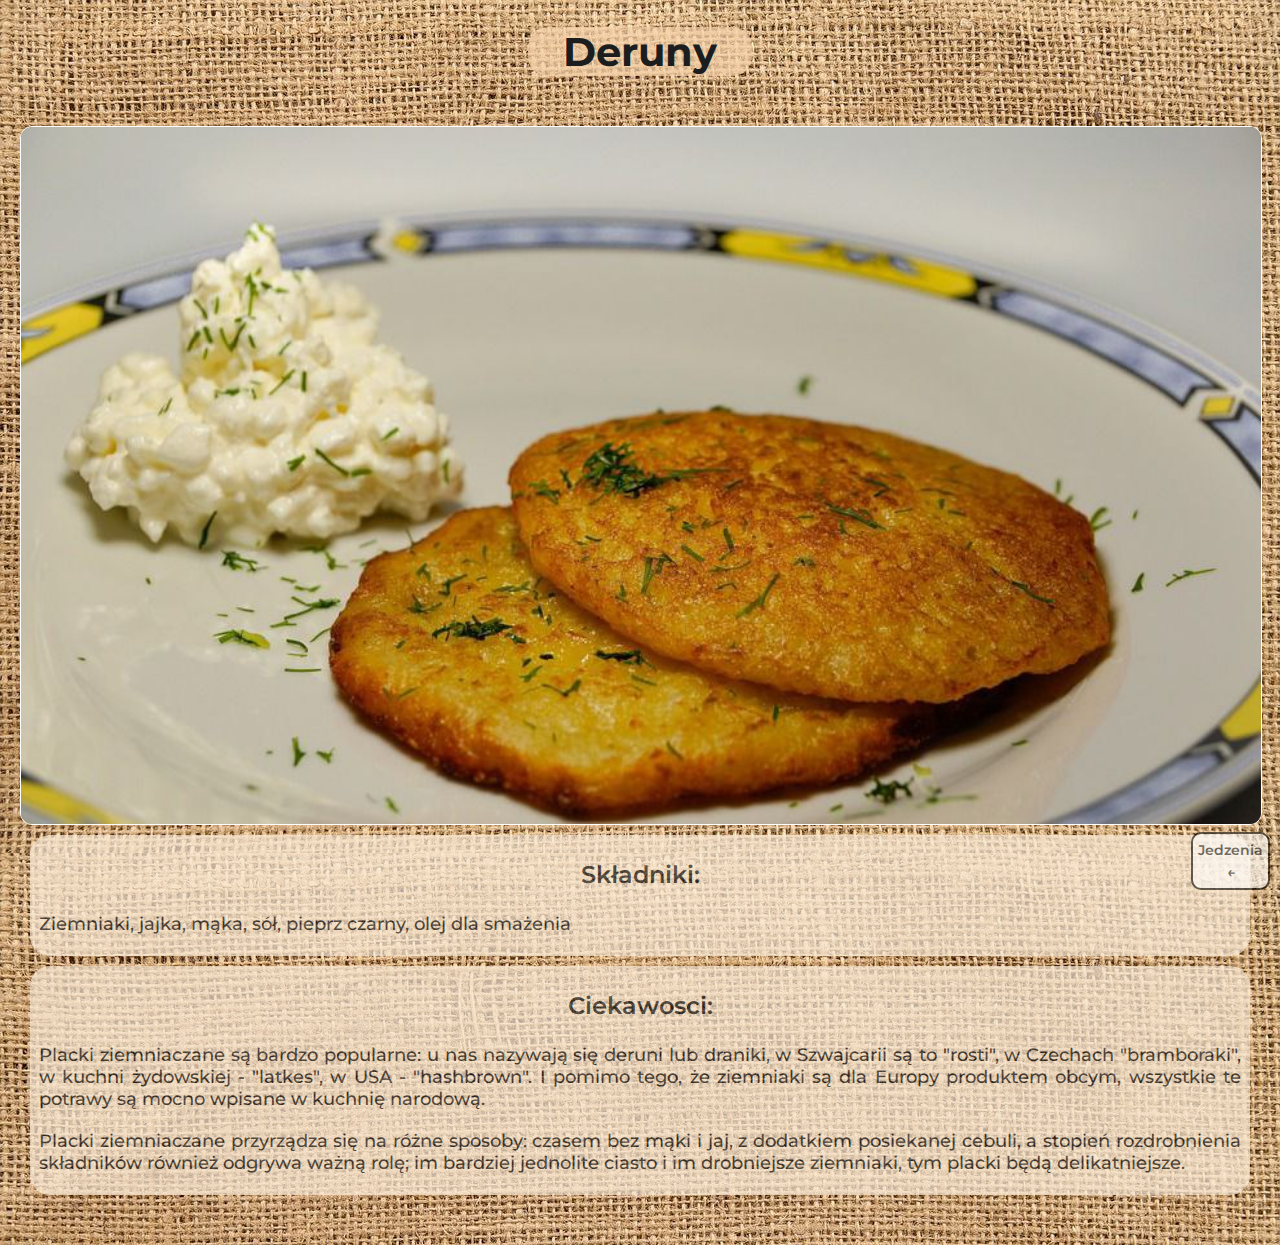
<file: UA-Day-Site/1.deruny.html>
<!DOCTYPE html>
<html lang="pl">
  <head>
    <meta charset="UTF-8" />
    <meta http-equiv="X-UA-Compatible" content="IE=edge" />
    <meta name="viewport" content="width=device-width, initial-scale=1.0" />
    <title>Deruny</title>
    <link rel="stylesheet" href="./cardstyles.css" />

    <link rel="preconnect" href="https://fonts.googleapis.com" />
    <link rel="preconnect" href="https://fonts.gstatic.com" crossorigin />
    <link
      href="https://fonts.googleapis.com/css2?family=Montserrat:wght@500;700&display=swap"
      rel="stylesheet"
    />
  </head>

  <body>
    <header class="header">
      <div class="title">
        <h1 class="main-page-name">Deruny</h1>
      </div>
    </header>
    <main class="jedzenia-page">
      <a href="./index.html" class="return"
        >Jedzenia <br />
        ←</a
      >
      <img src="./img/1.deruny.jpg" alt="" width="auto" />
      <!-- <h2>Deruny</h2> -->
      <div class="content_card">
        <h3 class="submain-text">Składniki:</h3>
        <p class="jed-text">
          Ziemniaki, jajka, mąka, sół, pieprz czarny, olej dla smażenia
        </p>
      </div>
      <div class="content_card">
        <h3 class="submain-text">Сiekawosсi:</h3>
        <p class="jed-text">
          Placki ziemniaczane są bardzo popularne: u nas nazywają się deruni lub
          draniki, w Szwajcarii są to "rosti", w Czechach "bramboraki", w kuchni
          żydowskiej - "latkes", w USA - "hashbrown". I pomimo tego, że
          ziemniaki są dla Europy produktem obcym, wszystkie te potrawy są mocno
          wpisane w kuchnię narodową.
        </p>
        <p class="jed-text">
          Placki ziemniaczane przyrządza się na różne sposoby: czasem bez mąki i
          jaj, z dodatkiem posiekanej cebuli, a stopień rozdrobnienia składników
          również odgrywa ważną rolę; im bardziej jednolite ciasto i im
          drobniejsze ziemniaki, tym placki będą delikatniejsze.
        </p>
      </div>
    </main>
  </body>
</html>
</file>
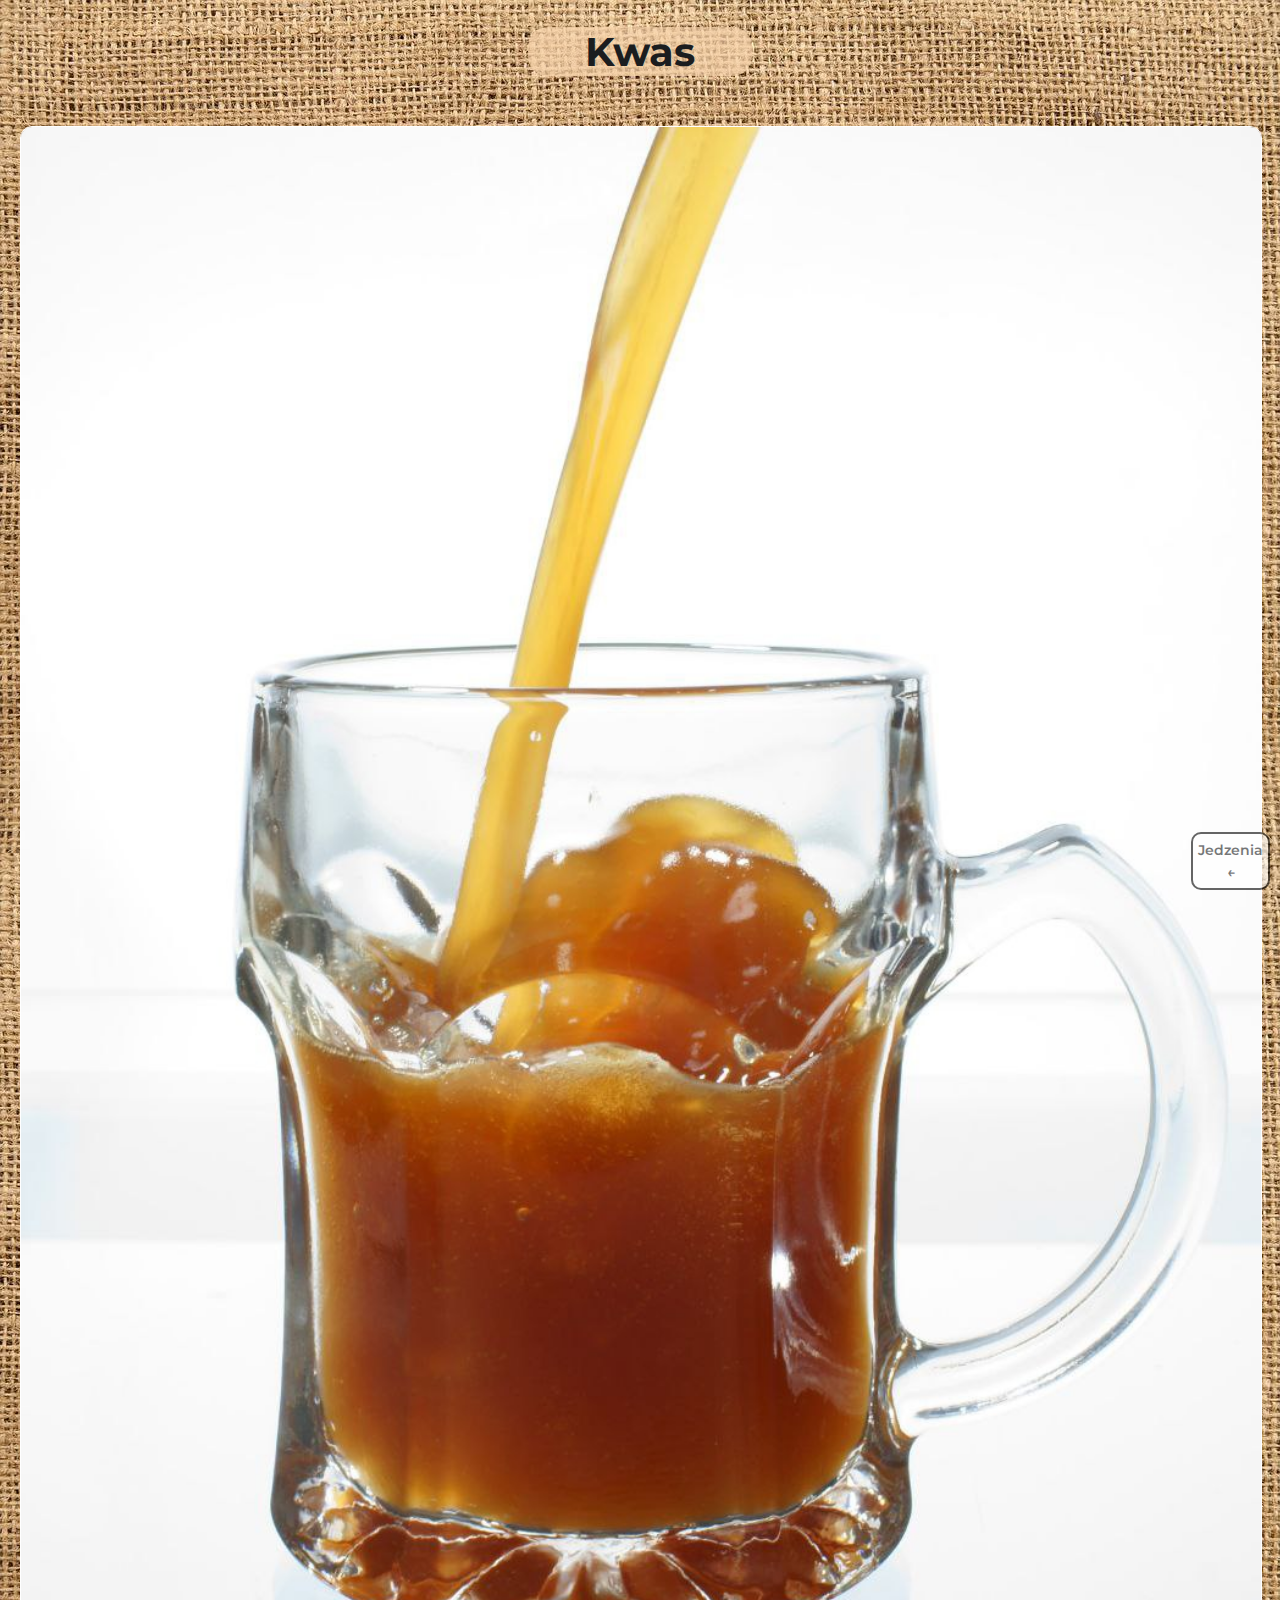
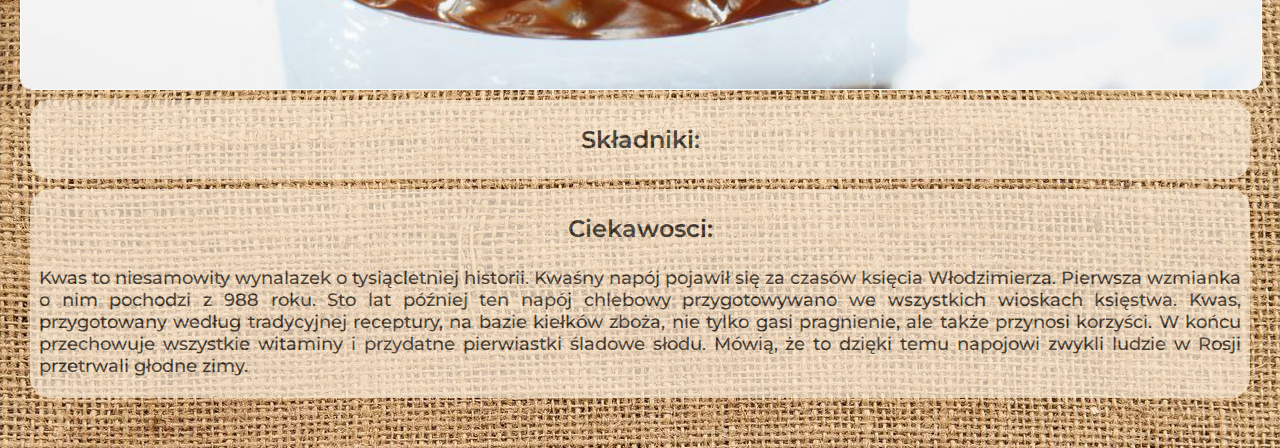
<file: UA-Day-Site/11.kwas.html>
<!DOCTYPE html>
<html lang="pl">
  <head>
    <meta charset="UTF-8" />
    <meta http-equiv="X-UA-Compatible" content="IE=edge" />
    <meta name="viewport" content="width=device-width, initial-scale=1.0" />
    <title>Kwas</title>
    <link rel="stylesheet" href="./cardstyles.css" />

    <link rel="preconnect" href="https://fonts.googleapis.com" />
    <link rel="preconnect" href="https://fonts.gstatic.com" crossorigin />
    <link
      href="https://fonts.googleapis.com/css2?family=Montserrat:wght@500;700&display=swap"
      rel="stylesheet"
    />
  </head>

  <body>
    <header class="header">
      <div class="title">
        <h1 class="main-page-name">Kwas</h1>
      </div>
    </header>
    <main class="jedzenia-page">
      <a href="./index.html" class="return"
        >Jedzenia <br />
        ←</a
      >
      <img src="./img/11.kwas.jpg" alt="" width="auto" />
      <!-- тут точно треба змінити висоту фото. Воно навіть на телефоні величезне -->
      <!-- <h2>Kwas</h2> -->
      <div class="content_card">
        <h3 class="submain-text">Składniki:</h3>
        <p class="jed-text"></p>
      <!-- Складники будуть, але пізніше -->
      </div>
      <div class="content_card">
        <h3 class="submain-text">Сiekawosсi:</h3>
        <p class="jed-text">
          Kwas to niesamowity wynalazek o tysiącletniej historii. Kwaśny napój
          pojawił się za czasów księcia Włodzimierza. Pierwsza wzmianka o nim
          pochodzi z 988 roku. Sto lat później ten napój chlebowy przygotowywano
          we wszystkich wioskach księstwa. Kwas, przygotowany według tradycyjnej
          receptury, na bazie kiełków zboża, nie tylko gasi pragnienie, ale
          także przynosi korzyści. W końcu przechowuje wszystkie witaminy i
          przydatne pierwiastki śladowe słodu. Mówią, że to dzięki temu napojowi
          zwykli ludzie w Rosji przetrwali głodne zimy.
        </p>
      </div>
    </main>
  </body>
</html>
</file>
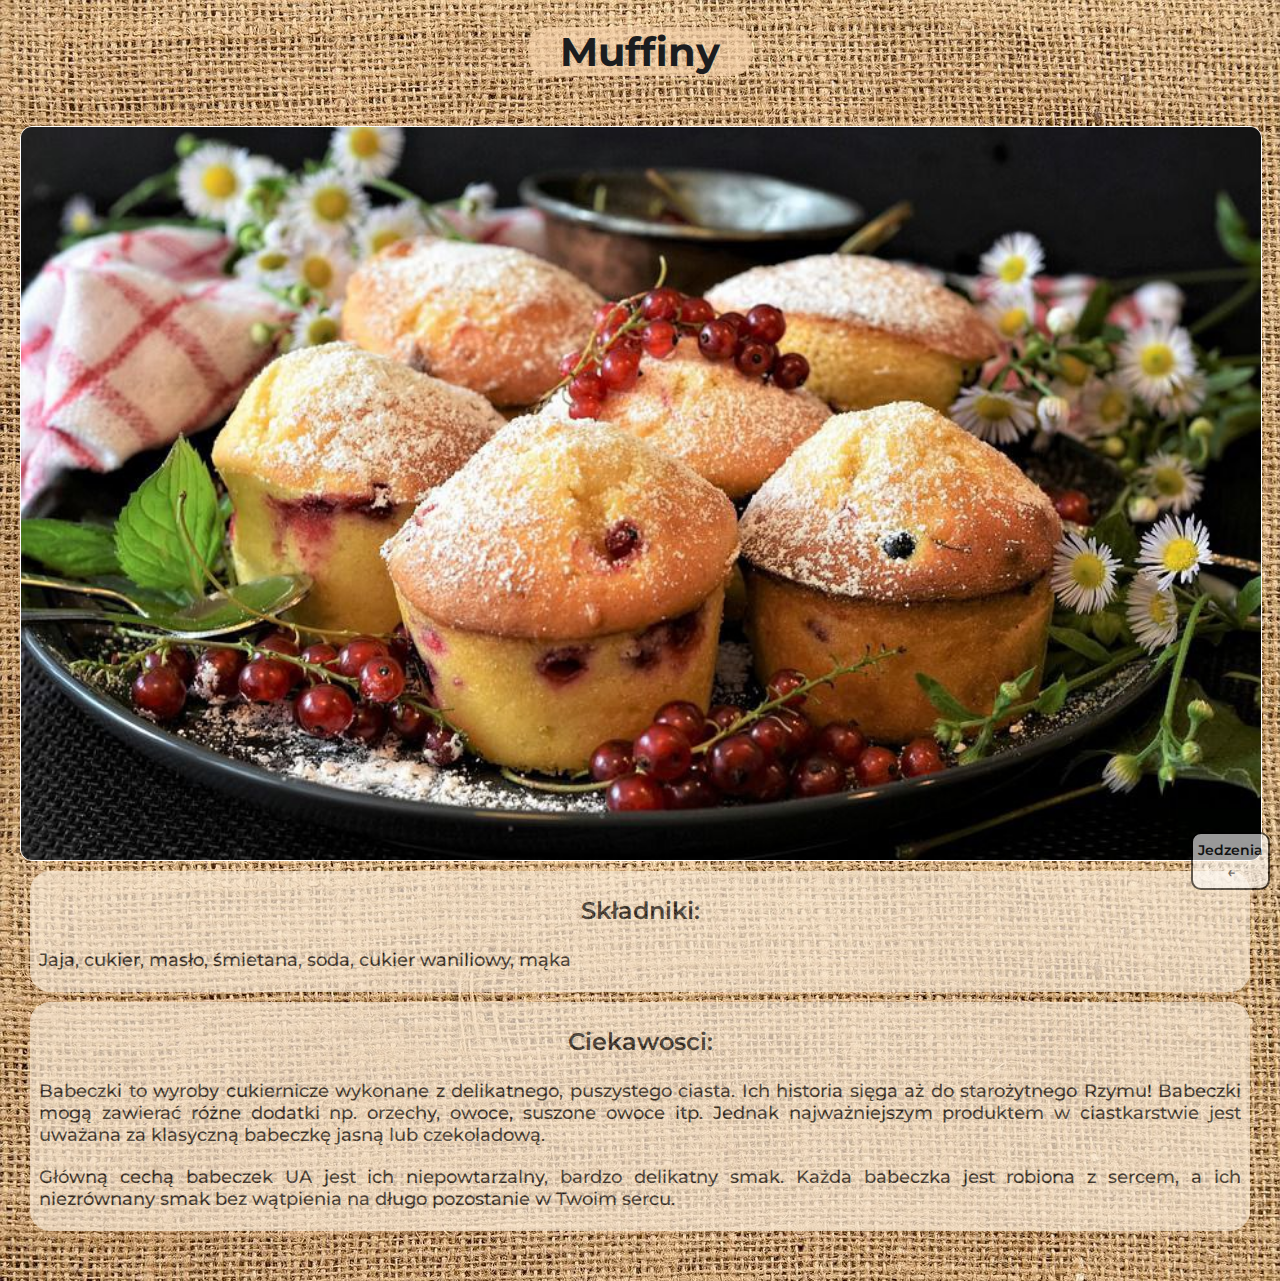
<file: UA-Day-Site/12.muffiny.html>
<!DOCTYPE html>
<html lang="pl">
  <head>
    <meta charset="UTF-8" />
    <meta http-equiv="X-UA-Compatible" content="IE=edge" />
    <meta name="viewport" content="width=device-width, initial-scale=1.0" />
    <title>Muffiny</title>
    <link rel="stylesheet" href="./cardstyles.css" />

    <link rel="preconnect" href="https://fonts.googleapis.com" />
    <link rel="preconnect" href="https://fonts.gstatic.com" crossorigin />
    <link
      href="https://fonts.googleapis.com/css2?family=Montserrat:wght@500;700&display=swap"
      rel="stylesheet"
    />
  </head>

  <body>
    <header class="header">
      <div class="title">
        <h1 class="main-page-name">Muffiny</h1>
      </div>
    </header>
    <main class="jedzenia-page">
      <a href="./index.html" class="return"
        >Jedzenia <br />
        ←</a
      >
      <img src="./img/12.muffiny.jpg" alt="" width="auto" />
      <!-- <h2>Muffiny</h2> -->
      <div class="content_card">
        <h3 class="submain-text">Składniki:</h3>
        <p class="jed-text">Jaja, cukier, masło, śmietana, soda, cukier waniliowy, mąka</p>
      </div>
      <div class="content_card">
        <h3 class="submain-text">Сiekawosсi:</h3>
        <p class="jed-text">
          Babeczki to wyroby cukiernicze wykonane z delikatnego, puszystego
          ciasta. Ich historia sięga aż do starożytnego Rzymu! Babeczki mogą
          zawierać różne dodatki np. orzechy, owoce, suszone owoce itp. Jednak
          najważniejszym produktem w ciastkarstwie jest uważana za klasyczną
          babeczkę jasną lub czekoladową.
        </p>
        <p class="jed-text">
          Główną cechą babeczek UA jest ich niepowtarzalny, bardzo delikatny
          smak. Każda babeczka jest robiona z sercem, a ich niezrównany smak bez
          wątpienia na długo pozostanie w Twoim sercu.
        </p>
      </div>
    </main>
  </body>
</html>
</file>
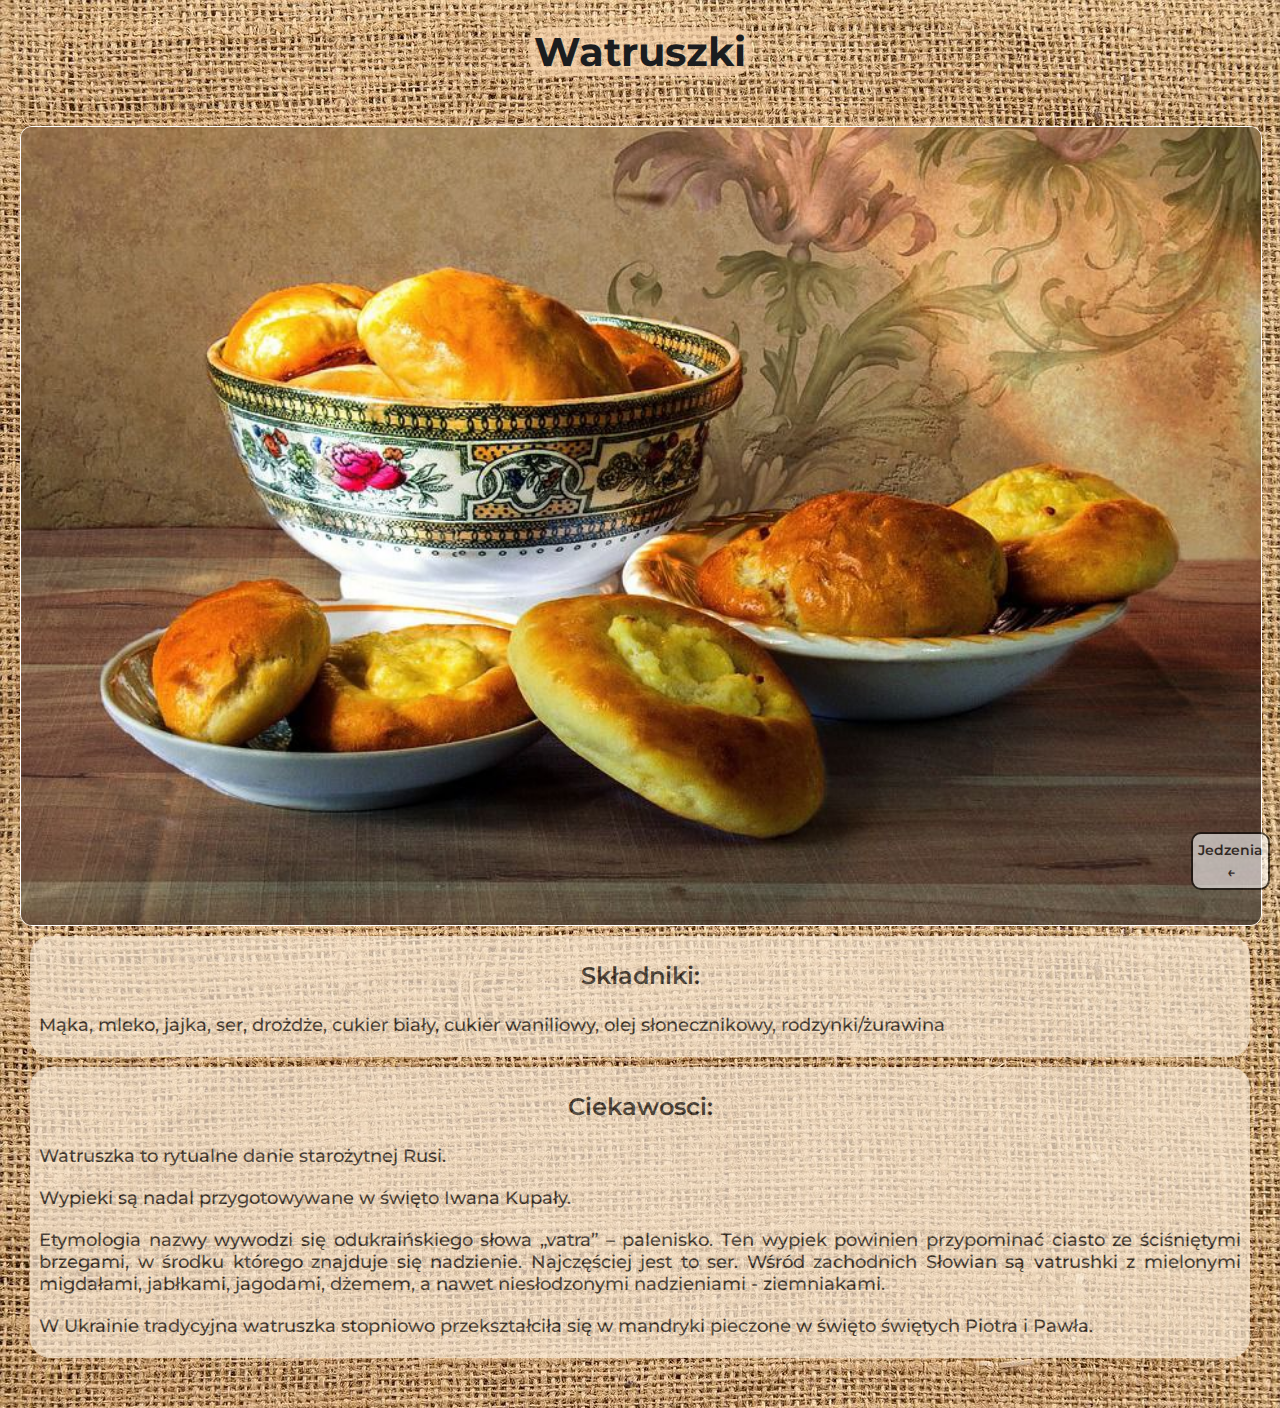
<file: UA-Day-Site/15.watruszki.html>
<!DOCTYPE html>
<html lang="pl">
  <head>
    <meta charset="UTF-8" />
    <meta http-equiv="X-UA-Compatible" content="IE=edge" />
    <meta name="viewport" content="width=device-width, initial-scale=1.0" />
    <title>Watruszki</title>
    <link rel="stylesheet" href="./cardstyles.css" />

    <link rel="preconnect" href="https://fonts.googleapis.com" />
    <link rel="preconnect" href="https://fonts.gstatic.com" crossorigin />
    <link
      href="https://fonts.googleapis.com/css2?family=Montserrat:wght@500;700&display=swap"
      rel="stylesheet"
    />
  </head>

  <body>
    <header class="header">
      <div class="title">
        <h1 class="main-page-name">Watruszki</h1>
      </div>
    </header>
    <main class="jedzenia-page">
      <a href="./index.html" class="return"
        >Jedzenia <br />
        ←</a
      >

      <img src="./img/15.watruszki.jpg" alt="" width="auto" />
      <!-- width="device-width" -->
      <!-- <h2 class="jedzenia-name">Watruszki</h2> -->
      <div class="content_card">
        <h3 class="submain-text">Składniki:</h3>
        <p class="jed-text">
          Mąka, mleko, jajka, ser, drożdże, cukier biały, cukier waniliowy, olej
          słonecznikowy, rodzynki/żurawina
        </p>
      </div>
      <div class="content_card">
        <h3 class="submain-text">Сiekawosсi:</h3>
        <p class="jed-text">Watruszka to rytualne danie starożytnej Rusi.</p>
        <p class="jed-text">
          Wypieki są nadal przygotowywane w święto Iwana Kupały.
        </p>
        <p class="jed-text">
          Etymologia nazwy wywodzi się odukraińskiego słowa „vatra” – palenisko.
          Ten wypiek powinien przypominać ciasto ze ściśniętymi brzegami, w
          środku którego znajduje się nadzienie. Najczęściej jest to ser. Wśród
          zachodnich Słowian są vatrushki z mielonymi migdałami, jabłkami,
          jagodami, dżemem, a nawet niesłodzonymi nadzieniami - ziemniakami.
        </p>
        <p class="jed-text">
          W Ukrainie tradycyjna watruszka stopniowo przekształciła się w
          mandryki pieczone w święto świętych Piotra i Pawła.
        </p>
      </div>
    </main>
  </body>
</html>
</file>
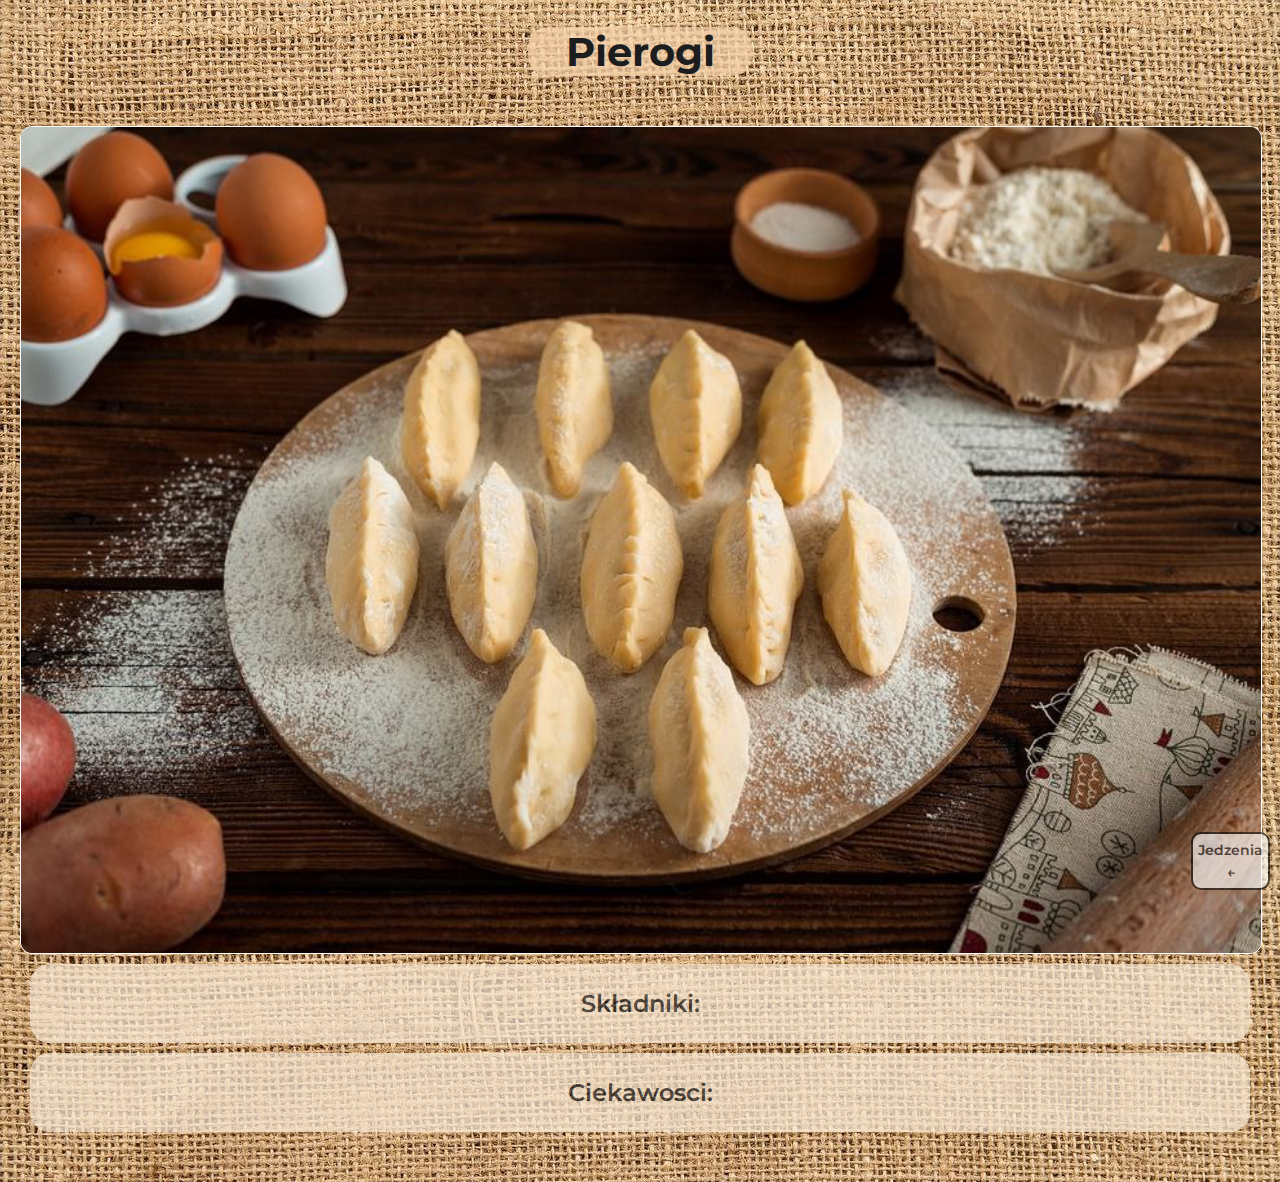
<file: UA-Day-Site/2.pierogi.html>
<!DOCTYPE html>
<html lang="pl">
  <head>
    <meta charset="UTF-8" />
    <meta http-equiv="X-UA-Compatible" content="IE=edge" />
    <meta name="viewport" content="width=device-width, initial-scale=1.0" />
    <title>Pierogi</title>
    <link rel="stylesheet" href="./cardstyles.css" />

    <link rel="preconnect" href="https://fonts.googleapis.com" />
    <link rel="preconnect" href="https://fonts.gstatic.com" crossorigin />
    <link
      href="https://fonts.googleapis.com/css2?family=Montserrat:wght@500;700&display=swap"
      rel="stylesheet"
    />
  </head>

  <body>
    <header class="header">
      <div class="title">
        <h1 class="main-page-name">Pierogi</h1>
      </div>
    </header>
    <main class="jedzenia-page">
      <a href="./index.html" class="return"
        >Jedzenia <br />
        ←</a
      >
      <img src="./img/2..jpg" alt="" width="auto" />
      <!-- <h2>Pierogi</h2> -->
      
      <div class="content_card">
        <h3 class="submain-text">Składniki:</h3>
        <p class="jed-text"></p>
      </div>
      <div class="content_card">
        <h3 class="submain-text">Сiekawosсi:</h3>
        <p class="jed-text"></p>
      </div>
    </main>
  </body>
</html>
</file>
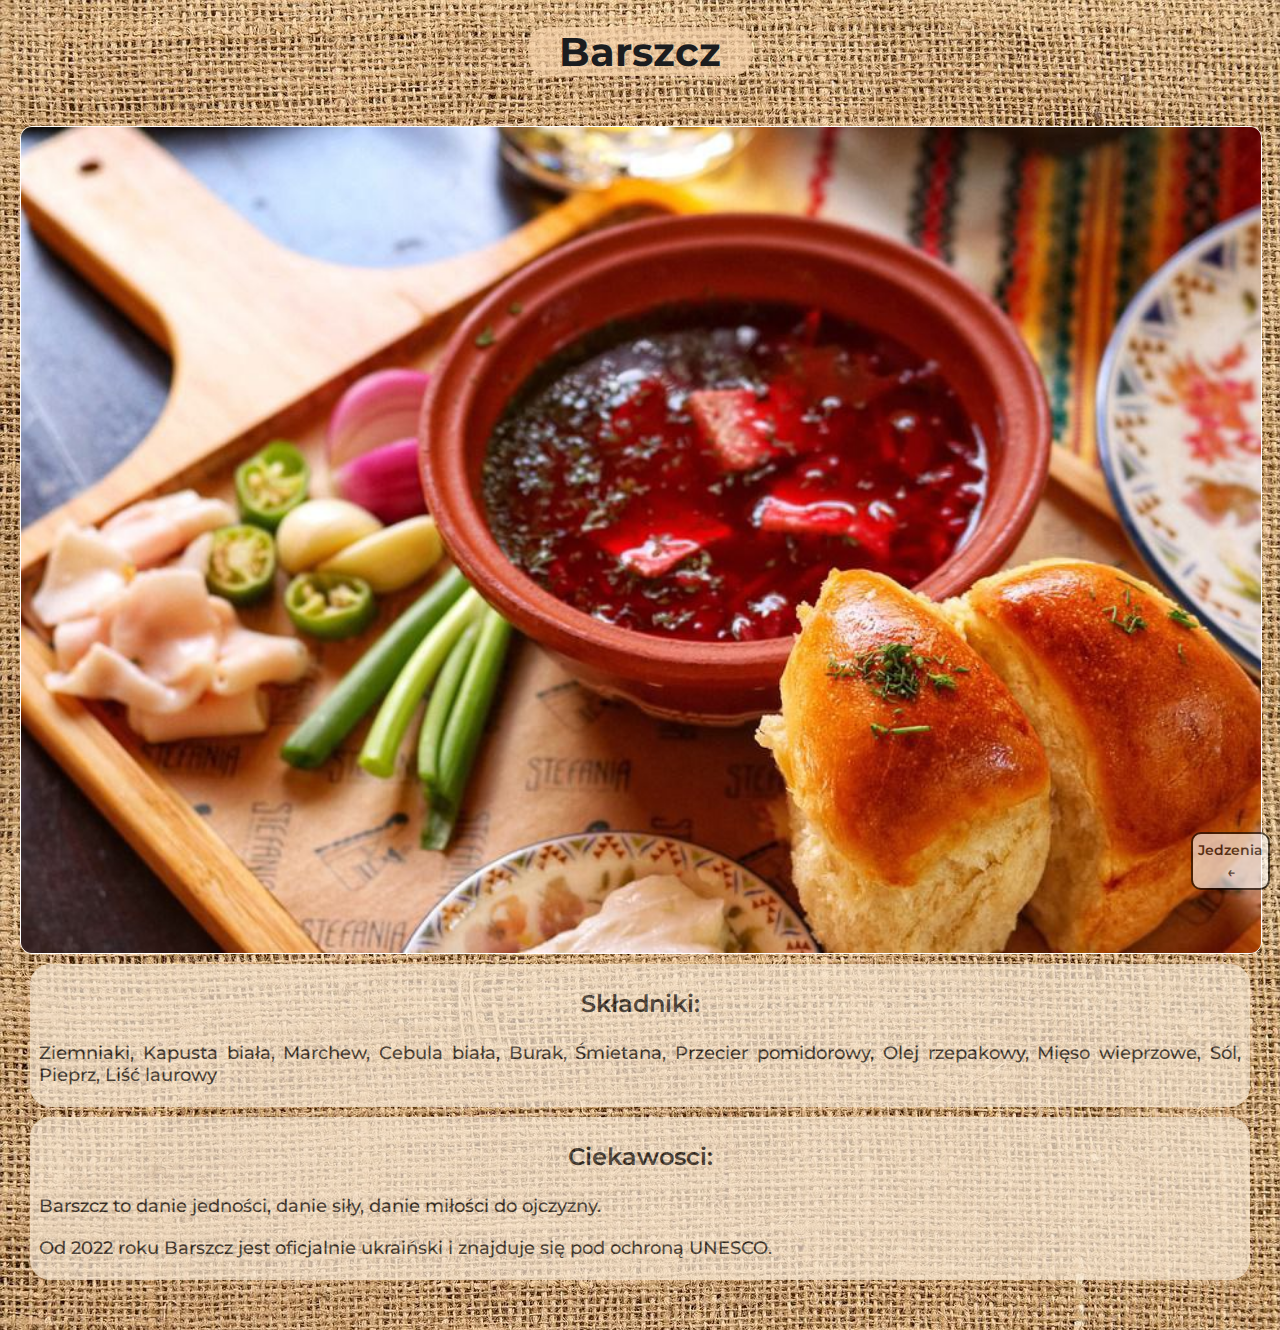
<file: UA-Day-Site/3.barszcz.html>
<!DOCTYPE html>
<html lang="pl">
  <head>
    <meta charset="UTF-8" />
    <meta http-equiv="X-UA-Compatible" content="IE=edge" />
    <meta name="viewport" content="width=device-width, initial-scale=1.0" />
    <title>Barszcz</title>
    <link rel="stylesheet" href="./cardstyles.css" />

    <link rel="preconnect" href="https://fonts.googleapis.com" />
    <link rel="preconnect" href="https://fonts.gstatic.com" crossorigin />
    <link
      href="https://fonts.googleapis.com/css2?family=Montserrat:wght@500;700&display=swap"
      rel="stylesheet"
    />
  </head>

  <body>
    <header class="header">
      <div class="title">
        <h1 class="main-page-name">Barszcz</h1>
      </div>
    </header>
    <main class="jedzenia-page">
      <a href="./index.html" class="return"
        >Jedzenia <br />
        ←</a
      >
      <img src="./img/3.barszcz.jpg" alt="" width="auto" />
      <!-- <h2>Barszcz</h2> -->
      <div class="content_card">
        <h3 class="submain-text">Składniki:</h3>
        <p class="jed-text">
          Ziemniaki, Kapusta biała, Marchew, Cebula biała, Burak, Śmietana,
          Przecier pomidorowy, Olej rzepakowy, Mięso wieprzowe, Sól, Pieprz,
          Liść laurowy
        </p>
      </div>
      <div class="content_card">
        <h3 class="submain-text">Сiekawosсi:</h3>
        <p class="jed-text">
          Barszcz to danie jedności, danie siły, danie miłości do ojczyzny.
        </p>
        <p class="jed-text">
          Od 2022 roku Barszcz jest oficjalnie ukraiński i znajduje się pod
          ochroną UNESCO.
        </p>
      </div>
    </main>
  </body>
</html>
</file>
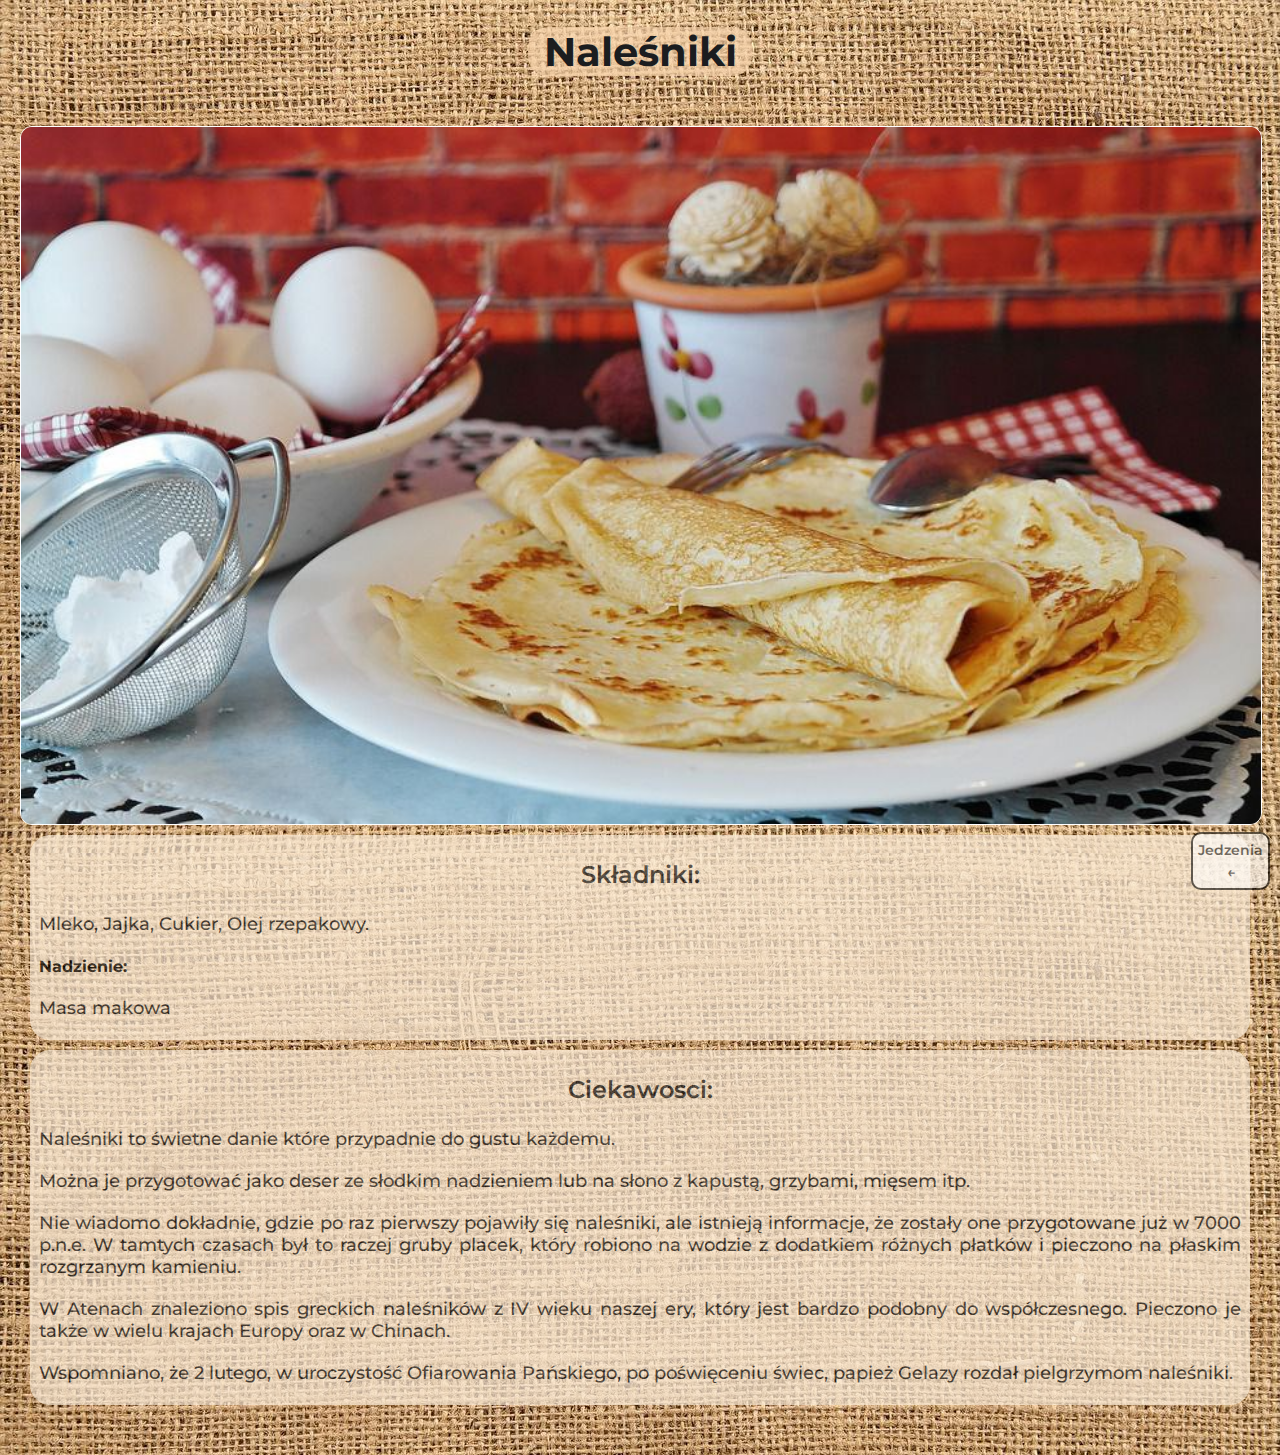
<file: UA-Day-Site/5.nalesniki.html>
<!DOCTYPE html>
<html lang="pl">
  <head>
    <meta charset="UTF-8" />
    <meta http-equiv="X-UA-Compatible" content="IE=edge" />
    <meta name="viewport" content="width=device-width, initial-scale=1.0" />
    <title>Naleśniki</title>
    <link rel="stylesheet" href="./cardstyles.css" />

    <link rel="preconnect" href="https://fonts.googleapis.com" />
    <link rel="preconnect" href="https://fonts.gstatic.com" crossorigin />
    <link
      href="https://fonts.googleapis.com/css2?family=Montserrat:wght@500;700&display=swap"
      rel="stylesheet"
    />
  </head>

  <body>
    <header class="header">
      <div class="title">
        <h1 class="main-page-name">Naleśniki</h1>
      </div>
    </header>
    <main class="jedzenia-page">
      <a href="./index.html" class="return"
        >Jedzenia <br />
        ←</a
      >
      <img src="./img/5.nalesniki.jpg" alt="" width="auto" />
      <!-- <h2>Naleśniki</h2> -->
      <div class="content_card">
        <h3 class="submain-text">Składniki:</h3>
        <!-- <h4>Для тіста:</h4> -->
        <p class="jed-text">Mleko, Jajka, Cukier, Olej rzepakowy.</p>
        <h4>Nadzienie:</h4>
        <p class="jed-text">Masa makowa</p>
      </div>

      <div class="content_card">
        <h3 class="submain-text">Сiekawosсi:</h3>
        <p class="jed-text">
          Naleśniki to świetne danie które przypadnie do gustu każdemu.
        </p>
        <p class="jed-text">
          Można je przygotować jako deser ze słodkim nadzieniem lub na słono z
          kapustą, grzybami, mięsem itp.
        </p>
        <p class="jed-text">
          Nie wiadomo dokładnie, gdzie po raz pierwszy pojawiły się naleśniki,
          ale istnieją informacje, że zostały one przygotowane już w 7000 p.n.e.
          W tamtych czasach był to raczej gruby placek, który robiono na wodzie
          z dodatkiem różnych płatków i pieczono na płaskim rozgrzanym kamieniu.
        </p>
        <p class="jed-text">
          W Atenach znaleziono spis greckich naleśników z IV wieku naszej ery,
          który jest bardzo podobny do współczesnego. Pieczono je także w wielu
          krajach Europy oraz w Chinach.
        </p>
        <p class="jed-text">
          Wspomniano, że 2 lutego, w uroczystość Ofiarowania Pańskiego, po
          poświęceniu świec, papież Gelazy rozdał pielgrzymom naleśniki.
        </p>
      </div>
    </main>
  </body>
</html>
</file>
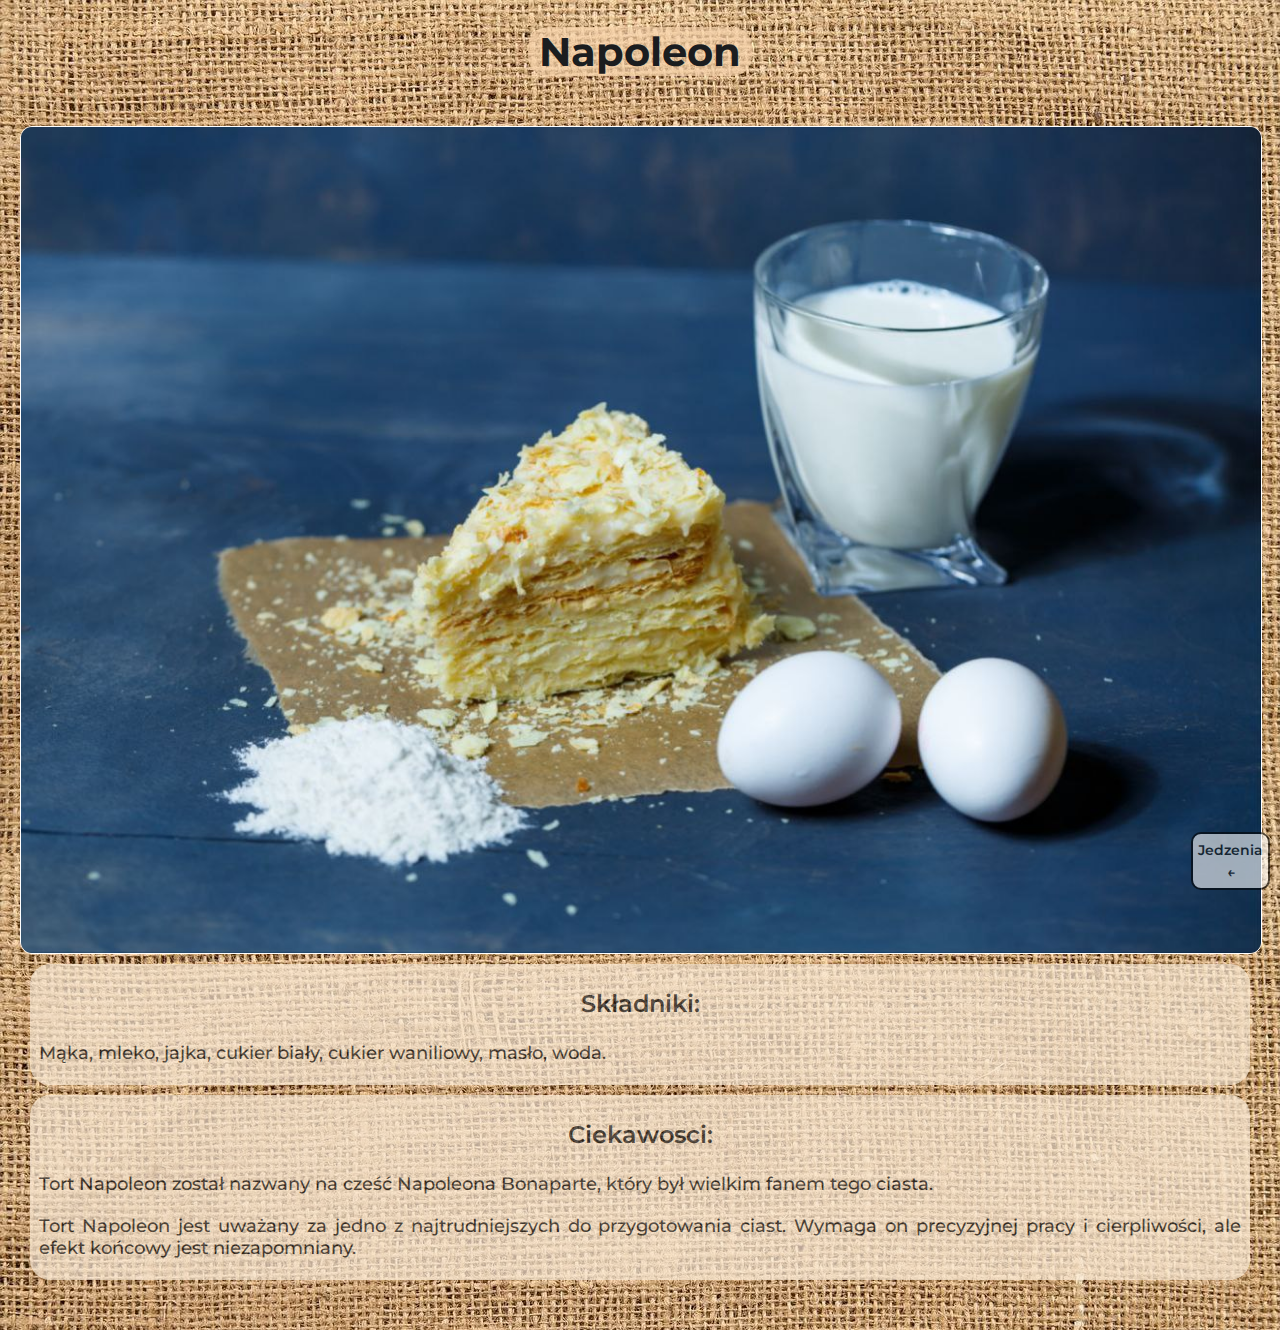
<file: UA-Day-Site/6.napoleon.html>
<!DOCTYPE html>
<html lang="pl">
  <head>
    <meta charset="UTF-8" />
    <meta http-equiv="X-UA-Compatible" content="IE=edge" />
    <meta name="viewport" content="width=device-width, initial-scale=1.0" />
    <title>Napoleon</title>
    <link rel="stylesheet" href="./cardstyles.css" />

    <link rel="preconnect" href="https://fonts.googleapis.com" />
    <link rel="preconnect" href="https://fonts.gstatic.com" crossorigin />
    <link
      href="https://fonts.googleapis.com/css2?family=Montserrat:wght@500;700&display=swap"
      rel="stylesheet"
    />
  </head>

  <body>
    <header class="header">
      <div class="title">
        <h1 class="main-page-name">Napoleon</h1>
      </div>
    </header>
    <main class="jedzenia-page">
      <a href="./index.html" class="return"
        >Jedzenia <br />
        ←</a
      >
      <img src="./img/6.napoleon.jpg" alt="" width="auto" />
      <!-- <h2>Napoleon</h2> -->

      <div class="content_card">
        <h3 class="submain-text">Składniki:</h3>
        <p class="jed-text">
          Mąka, mleko, jajka, cukier biały, cukier waniliowy, masło, woda.
        </p>
      </div>

      <div class="content_card">
        <h3 class="submain-text">Сiekawosсi:</h3>
        <p class="jed-text">
          Tort Napoleon został nazwany na cześć Napoleona Bonaparte, który był
          wielkim fanem tego ciasta.
        </p>
        <p class="jed-text">
          Tort Napoleon jest uważany za jedno z najtrudniejszych do
          przygotowania ciast. Wymaga on precyzyjnej pracy i cierpliwości, ale
          efekt końcowy jest niezapomniany.
        </p>
      </div>
    </main>
  </body>
</html>
</file>
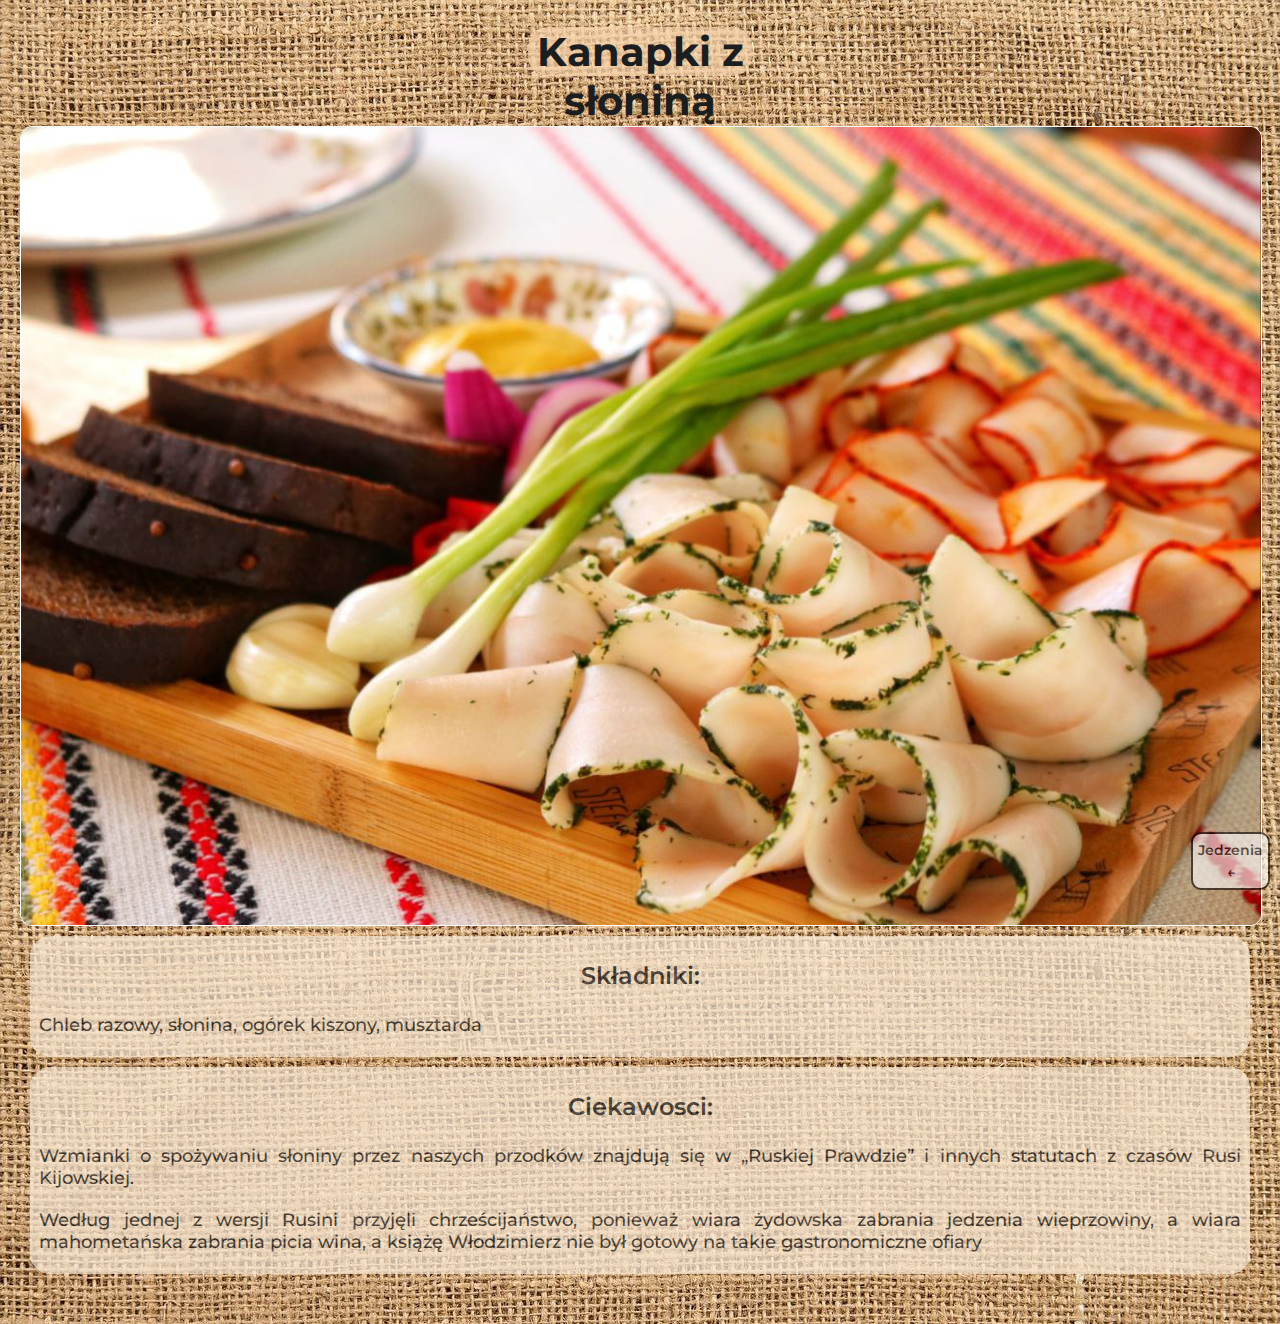
<file: UA-Day-Site/8.kanapki.html>
<!DOCTYPE html>
<html lang="pl">
  <head>
    <meta charset="UTF-8" />
    <meta http-equiv="X-UA-Compatible" content="IE=edge" />
    <meta name="viewport" content="width=device-width, initial-scale=1.0" />
    <title>Kanapki z słoniną</title>
    <link rel="stylesheet" href="./cardstyles.css" />

    <link rel="preconnect" href="https://fonts.googleapis.com" />
    <link rel="preconnect" href="https://fonts.gstatic.com" crossorigin />
    <link
      href="https://fonts.googleapis.com/css2?family=Montserrat:wght@500;700&display=swap"
      rel="stylesheet"
    />
  </head>

  <body>
    <header class="header">
      <div class="title"> 
        <!-- в клас тайтл додати треба ще один клас і в цсс прописати розміри щоб пофіксити той баг. Потім цей клас просто нижче пропиши в цсс -->
        <h1 class="main-page-name">Kanapki z słoniną</h1>
      </div>
    </header>
    <main class="jedzenia-page">
      <a href="./index.html" class="return"
        >Jedzenia <br />
        ←</a
      >
      <img src="./img/8.kanapki.jpg" alt="" width="auto"/>
      <!-- <h2>Kanapki z słoniną</h2> -->
      <div class="content_card">
        <h3 class="submain-text">Składniki:</h3>
        <p class="jed-text">Chleb razowy, słonina, ogórek kiszony, musztarda</p>
      </div>
      <div class="content_card">
        <h3 class="submain-text">Сiekawosсi:</h3>
        <p class="jed-text">
          Wzmianki o spożywaniu słoniny przez naszych przodków znajdują się w
          „Ruskiej Prawdzie” i innych statutach z czasów Rusi Kijowskiej.
        </p>
        <p class="jed-text">
          Według jednej z wersji Rusini przyjęli chrześcijaństwo, ponieważ wiara
          żydowska zabrania jedzenia wieprzowiny, a wiara mahometańska zabrania
          picia wina, a książę Włodzimierz nie był gotowy na takie
          gastronomiczne ofiary
        </p>
      </div>
    </main>
  </body>
</html>
</file>
<file: UA-Day-Site/cardstyles.css>
body {
    margin: 0;
    padding: 0;
    height: 100%;
    font-family: 'Montserrat', sans-serif;
    background: url(./img/Loon.jpg) repeat;
    background-size: contain;
   
}

.title {
  background-color: bisque;
  height: 49px;
  width: 224px;
  margin: 0 auto;
  background: rgba(246, 211, 171, 0.7);
  border-radius: 20px;
}

.main-page-name {
  text-align: center;
  font-size: 40px;
  line-height: 49px;
  color: #1B1D1F;
  /* background: #2400FF; */
}

/* Card */
.jedzenia-page {
    padding: 40px 20px;
    margin: 0;
}

.return {
    font-weight: 600;
    font-size: 14px;
    line-height: 22px;
    color: #1B1D1F;
    text-decoration: none;
    border: 2px solid black;
    padding: 5px;
    border-radius: 10px;
    background-color: #fff;
    position: fixed;
    bottom: 10px;
    right: 10px;
    opacity: 0.6;
    text-align: center;
    z-index: 1;

}

img {
  margin-top: 10px;
    display: block;
    width: 100%;
    border: 1px solid #fff;
    border-radius: 12px;
}

.jedzenia-name {
    margin: 20px 0;
    font-weight: 700;
    font-size: 32px;
    line-height: 39px;
    text-align: center;
    color: #1B1D1F;
}

.submain-text {
    font-weight: 600;
    font-size: 24px;
    line-height: 29px;
    text-align: center;
    color: #1B1D1F;

}

.jed-text {
    font-weight: 500;
    font-size: 18px;
    line-height: 22px;
    text-align: justify;
    color: #1B1D1F;
    margin: 20px 0;
}

.content_card {
  background-color: antiquewhite;
  opacity: 0.7;
  padding: 0 8px;
  margin: 10px;
  border: 1px solid antiquewhite ;
  border-radius: 20px;
}
</file>
